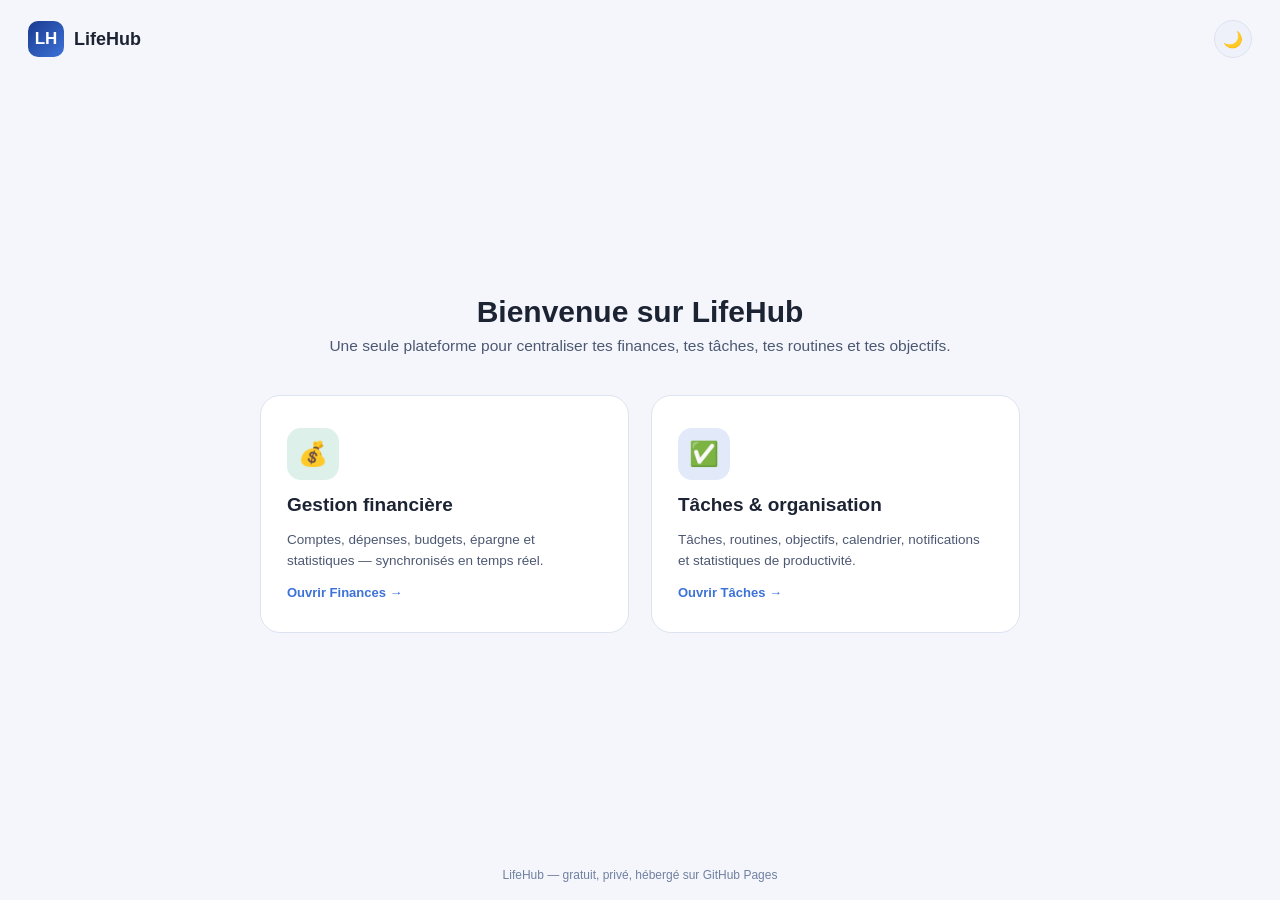
<file: index.html>
<!DOCTYPE html>
<html lang="fr">
<head>
<meta charset="UTF-8">
<meta name="viewport" content="width=device-width, initial-scale=1.0">
<title>LifeHub — Tableau de bord</title>
<link rel="manifest" href="manifest.json">
<link rel="icon" href="icon-192.svg">
<link rel="stylesheet" href="css/base.css">
<style>
  body { display: flex; flex-direction: column; min-height: 100vh; }
  .hub-top {
    display: flex; align-items: center; justify-content: space-between;
    padding: 20px 28px;
  }
  .hub-brand { display: flex; align-items: center; gap: 10px; font-weight: 800; font-size: 18px; }
  .hub-brand .logo {
    width: 36px; height: 36px; border-radius: 10px;
    background: linear-gradient(135deg, var(--blue-dark), var(--blue));
    display: flex; align-items: center; justify-content: center; color: #fff; font-size: 17px;
  }
  .hub-main { flex: 1; display: flex; flex-direction: column; align-items: center; justify-content: center; padding: 20px; text-align: center; }
  .hub-main h1 { font-size: 30px; margin: 0 0 8px; }
  .hub-main p { color: var(--muted); margin: 0 0 40px; font-size: 15.5px; }
  .hub-cards { display: grid; grid-template-columns: repeat(2, 1fr); gap: 22px; width: 100%; max-width: 760px; }
  @media (max-width: 640px) { .hub-cards { grid-template-columns: 1fr; } }
  .hub-card {
    background: var(--surface); border: 1px solid var(--border); border-radius: 20px;
    padding: 32px 26px; text-align: left; transition: transform .15s ease, border-color .15s ease;
    display: flex; flex-direction: column; gap: 14px;
  }
  .hub-card:hover { transform: translateY(-4px); border-color: var(--blue); }
  .hub-card .icon {
    width: 52px; height: 52px; border-radius: 14px; display: flex; align-items: center;
    justify-content: center; font-size: 24px;
  }
  .hub-card--finance .icon { background: rgba(29,158,117,.15); }
  .hub-card--tasks .icon { background: rgba(61,114,216,.15); }
  .hub-card h2 { margin: 0; font-size: 19px; }
  .hub-card p { margin: 0; color: var(--muted); font-size: 13.5px; line-height: 1.5; }
  .hub-card .go { font-size: 13px; font-weight: 700; color: var(--blue); }
  .hub-footer { text-align: center; padding: 18px; color: var(--muted2); font-size: 12px; }
</style>
</head>
<body>

<div class="hub-top">
  <div class="hub-brand">
    <div class="logo">LH</div>
    <span>LifeHub</span>
  </div>
  <button class="theme-toggle" id="theme-toggle" aria-label="Changer de thème" title="Changer de thème">🌙</button>
</div>

<div class="hub-main">
  <h1>Bienvenue sur LifeHub</h1>
  <p>Une seule plateforme pour centraliser tes finances, tes tâches, tes routines et tes objectifs.</p>

  <div class="hub-cards">
    <a class="hub-card hub-card--finance" href="finance.html">
      <div class="icon">💰</div>
      <h2>Gestion financière</h2>
      <p>Comptes, dépenses, budgets, épargne et statistiques — synchronisés en temps réel.</p>
      <span class="go">Ouvrir Finances →</span>
    </a>

    <a class="hub-card hub-card--tasks" href="tasks.html">
      <div class="icon">✅</div>
      <h2>Tâches &amp; organisation</h2>
      <p>Tâches, routines, objectifs, calendrier, notifications et statistiques de productivité.</p>
      <span class="go">Ouvrir Tâches →</span>
    </a>
  </div>
</div>

<div class="hub-footer">LifeHub — gratuit, privé, hébergé sur GitHub Pages</div>

<script type="module">
  import { initTheme, toggleTheme, currentTheme } from "./js/utils/theme.js";
  initTheme();
  const btn = document.getElementById("theme-toggle");
  function syncIcon() { btn.textContent = currentTheme() === "dark" ? "☀️" : "🌙"; }
  syncIcon();
  btn.addEventListener("click", () => { toggleTheme(); syncIcon(); });
</script>
</body>
</html>
</file>
<file: css/base.css>
/* ============================================================
   LifeHub — variables de thème partagées (clair / sombre)
   ============================================================ */
:root {
  --font: -apple-system, BlinkMacSystemFont, "Segoe UI", Roboto, Helvetica, Arial, sans-serif;
  --r: 14px;
  --r-sm: 10px;
  --shadow: 0 8px 30px rgba(0, 0, 0, .12);
  --blue: #3d72d8;
  --blue-dark: #1a3a8f;
  --green: #1d9e75;
  --orange: #f6a623;
  --red: #e24b4a;
  --purple: #8a5cf6;
}

:root[data-theme="dark"] {
  --bg: #0b0f1c;
  --bg-alt: #10152a;
  --surface: #141926;
  --surface-2: #1a2036;
  --border: #1e2640;
  --text: #e4eaf6;
  --muted: #a3b0cc;
  --muted2: #7080a0;
}

:root[data-theme="light"] {
  --bg: #f4f6fb;
  --bg-alt: #ffffff;
  --surface: #ffffff;
  --surface-2: #eef1f9;
  --border: #dde3f0;
  --text: #1c2333;
  --muted: #4c5872;
  --muted2: #7080a0;
}

* { box-sizing: border-box; }

html, body {
  margin: 0;
  padding: 0;
  font-family: var(--font);
  background: var(--bg);
  color: var(--text);
  transition: background .2s ease, color .2s ease;
}

a { color: inherit; text-decoration: none; }
button { font-family: inherit; }

::-webkit-scrollbar { width: 10px; height: 10px; }
::-webkit-scrollbar-thumb { background: var(--border); border-radius: 8px; }
::-webkit-scrollbar-track { background: transparent; }

.theme-toggle {
  display: flex; align-items: center; justify-content: center;
  width: 38px; height: 38px; border-radius: 50%;
  background: var(--surface-2); border: 1px solid var(--border);
  cursor: pointer; font-size: 16px; color: var(--text);
}
.theme-toggle:hover { background: var(--border); }

.visually-hidden {
  position: absolute; width: 1px; height: 1px; overflow: hidden;
  clip: rect(0 0 0 0); white-space: nowrap;
}
</file>
